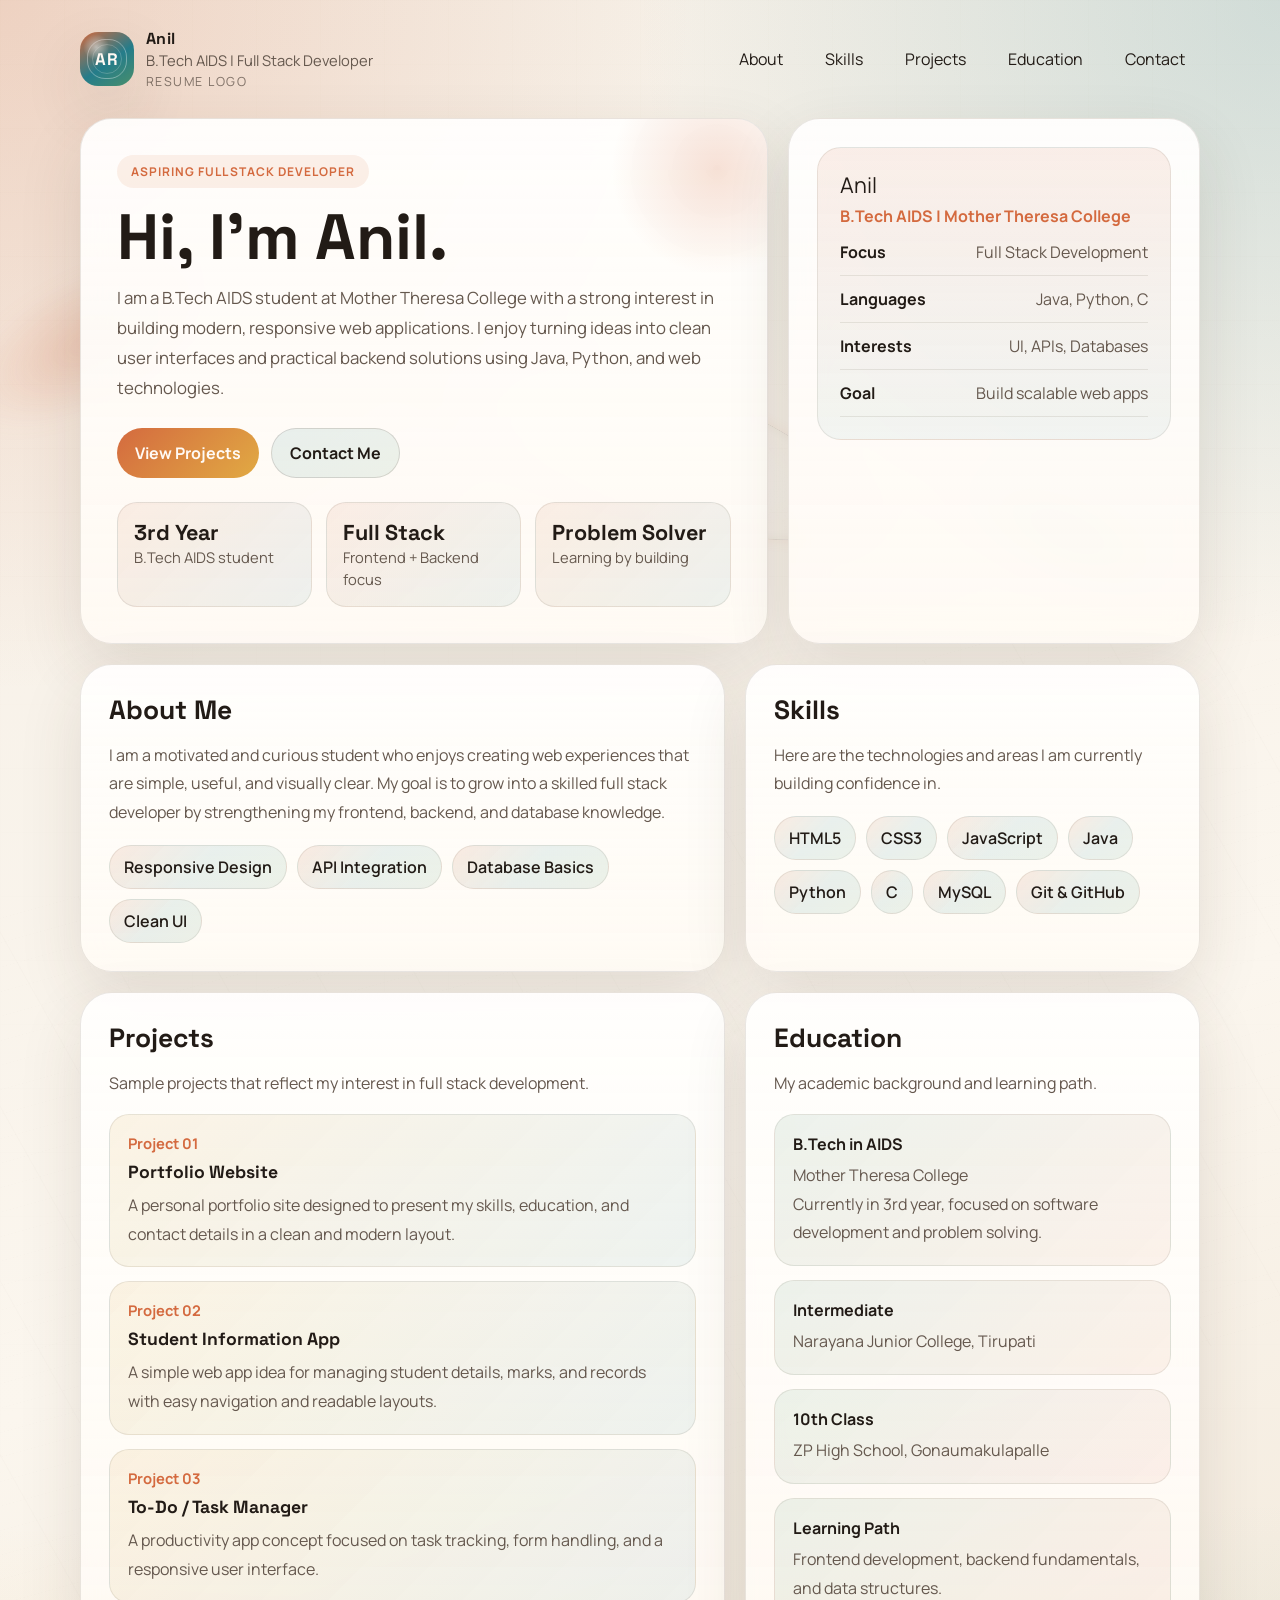
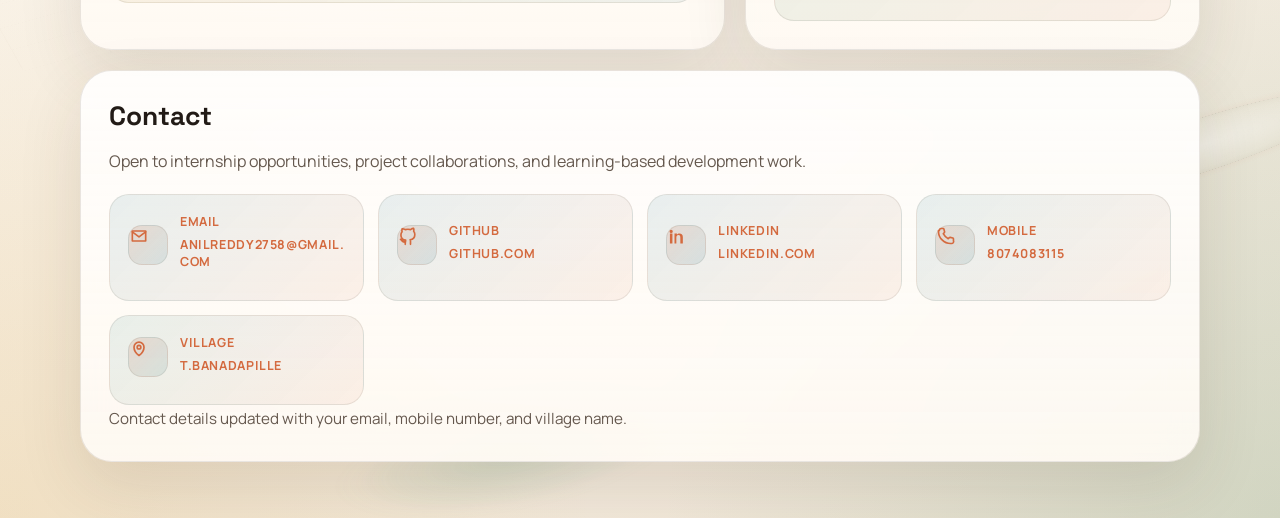
<file: index.html>
<!DOCTYPE html>
<html lang="en">
<head>
    <meta charset="UTF-8">
    <meta name="viewport" content="width=device-width, initial-scale=1.0">
    <title>Anil</title>

</head>
<body> 
    <meta name="description" content="Anil's portfolio - B.Tech AIDS student at Mother Theresa College and aspiring full stack developer.">
    <title>Anil | Full Stack Developer Portfolio</title>
    <link rel="preconnect" href="https://fonts.googleapis.com">
    <link rel="preconnect" href="https://fonts.gstatic.com" crossorigin>
    <link href="https://fonts.googleapis.com/css2?family=Manrope:wght@400;500;600;700;800&family=Space+Grotesk:wght@500;700&display=swap" rel="stylesheet">
    <style>
        :root {
            --bg: #f5efe6;
            --bg-soft: #efe4d4;
            --card: rgba(255, 252, 247, 0.82);
            --card-strong: #f2e5d3;
            --text: #221b16;
            --muted: #65584e;
            --accent: #d46a3f;
            --accent-2: #247c8a;
            --accent-3: #4a8f6b;
            --accent-4: #e1aa43;
            --border: rgba(74, 58, 46, 0.12);
            --shadow: 0 24px 64px rgba(69, 47, 29, 0.12);
        }

        * {
            box-sizing: border-box;
        }

        html {
            scroll-behavior: smooth;
        }

        body {
            margin: 0;
            font-family: "Manrope", sans-serif;
            color: var(--text);
            background:
                radial-gradient(circle at top left, rgba(212, 106, 63, 0.22), transparent 28%),
                radial-gradient(circle at top right, rgba(36, 124, 138, 0.18), transparent 26%),
                radial-gradient(circle at bottom left, rgba(225, 170, 67, 0.18), transparent 24%),
                radial-gradient(circle at bottom right, rgba(74, 143, 107, 0.18), transparent 25%),
                linear-gradient(160deg, var(--bg) 0%, #fbf6ee 55%, #efe4d4 100%);
            min-height: 100vh;
            overflow-x: hidden;
            perspective: 1500px;
            transform-style: preserve-3d;
        }

        .background-3d {
            position: fixed;
            inset: 0;
            pointer-events: none;
            z-index: 0;
            overflow: hidden;
            transform-style: preserve-3d;
        }

        .bg-orb,
        .bg-ring,
        .bg-grid {
            position: absolute;
            border-radius: 50%;
            will-change: transform, opacity;
        }

        .bg-orb {
            filter: blur(16px);
            opacity: 0.55;
            animation: orb-float 14s ease-in-out infinite;
        }

        .bg-orb.one {
            width: 260px;
            height: 260px;
            left: -40px;
            top: 10%;
            background: radial-gradient(circle, rgba(212, 106, 63, 0.42), rgba(212, 106, 63, 0.03) 70%, transparent 72%);
            animation-duration: 16s;
            transform: translateZ(-120px) rotateX(58deg) rotateY(-24deg);
        }

        .bg-orb.two {
            width: 220px;
            height: 220px;
            right: 8%;
            top: 20%;
            background: radial-gradient(circle, rgba(36, 124, 138, 0.35), rgba(36, 124, 138, 0.03) 68%, transparent 70%);
            animation-duration: 18s;
            animation-delay: -4s;
            transform: translateZ(160px) rotateX(66deg) rotateY(22deg);
        }

        .bg-orb.three {
            width: 300px;
            height: 300px;
            left: 28%;
            bottom: -90px;
            background: radial-gradient(circle, rgba(74, 143, 107, 0.32), rgba(74, 143, 107, 0.03) 72%, transparent 74%);
            animation-duration: 20s;
            animation-delay: -9s;
            transform: translateZ(40px) rotateX(72deg) rotateY(-10deg);
        }

        .bg-ring {
            border: 1px solid rgba(71, 54, 42, 0.14);
            background: radial-gradient(circle at center, rgba(255, 255, 255, 0.38), transparent 64%);
            box-shadow: 0 0 40px rgba(212, 106, 63, 0.08), inset 0 0 30px rgba(74, 58, 46, 0.05);
        }

        .bg-ring.one {
            width: 460px;
            height: 460px;
            left: 50%;
            top: 10%;
            margin-left: -230px;
            animation: ring-spin 24s linear infinite;
            transform: translateZ(-220px) rotateX(72deg) rotateY(18deg);
        }

        .bg-ring.two {
            width: 320px;
            height: 320px;
            right: -80px;
            bottom: 10%;
            animation: ring-spin 18s linear infinite reverse;
            transform: translateZ(120px) rotateX(80deg) rotateY(-18deg);
        }

        .bg-grid {
            width: 130%;
            height: 130%;
            left: -15%;
            top: -12%;
            border-radius: 36px;
            background-image:
                linear-gradient(rgba(87, 70, 53, 0.08) 1px, transparent 1px),
                linear-gradient(90deg, rgba(87, 70, 53, 0.08) 1px, transparent 1px);
            background-size: 88px 88px;
            transform: translateZ(-340px) rotateX(74deg) rotateY(-14deg) rotateZ(-8deg);
            opacity: 0.20;
            animation: grid-drift 28s linear infinite;
        }

        @keyframes orb-float {
            0%, 100% {
                transform: translate3d(0, 0, 0) rotateX(60deg) rotateY(-20deg) scale(1);
            }

            50% {
                transform: translate3d(0, -28px, 60px) rotateX(78deg) rotateY(30deg) scale(1.08);
            }
        }

        @keyframes ring-spin {
            from {
                transform: rotateX(72deg) rotateY(0deg) rotateZ(0deg);
            }

            to {
                transform: rotateX(72deg) rotateY(360deg) rotateZ(360deg);
            }
        }

        @keyframes grid-drift {
            from {
                background-position: 0 0, 0 0;
                transform: translateZ(-340px) rotateX(74deg) rotateY(-14deg) rotateZ(-8deg) translateY(0);
            }

            to {
                background-position: 88px 88px, -88px -88px;
                transform: translateZ(-340px) rotateX(74deg) rotateY(-14deg) rotateZ(-8deg) translateY(36px);
            }
        }

        @media (prefers-reduced-motion: reduce) {
            .bg-orb,
            .bg-ring,
            .bg-grid,
            body::before,
            .brand-mark,
            .hero-main::after,
            h1 {
                animation: none !important;
            }
        }

        body::before {
            content: "";
            position: fixed;
            inset: 0;
            pointer-events: none;
            background-image: linear-gradient(rgba(90, 66, 46, 0.03) 1px, transparent 1px), linear-gradient(90deg, rgba(90, 66, 46, 0.03) 1px, transparent 1px);
            background-size: 64px 64px;
            mask-image: linear-gradient(to bottom, rgba(0, 0, 0, 0.28), transparent 88%);
            animation: grid-shift 22s linear infinite;
        }

        @keyframes grid-shift {
            from {
                background-position: 0 0;
            }

            to {
                background-position: 56px 56px;
            }
        }

        @keyframes glow-pulse {
            0%,
            100% {
                transform: scale(1);
                opacity: 0.72;
            }

            50% {
                transform: scale(1.08);
                opacity: 1;
            }
        }

        @keyframes float-up {
            0%,
            100% {
                transform: translateY(0);
            }

            50% {
                transform: translateY(-6px);
            }
        }

        .page {
            width: min(1120px, calc(100% - 32px));
            margin: 0 auto;
            padding: 28px 0 56px;
            position: relative;
            z-index: 1;
        }

        .topbar {
            display: flex;
            align-items: center;
            justify-content: space-between;
            gap: 16px;
            margin-bottom: 28px;
        }

        .brand {
            display: inline-flex;
            align-items: center;
            gap: 12px;
            text-decoration: none;
            color: var(--text);
        }

        .brand-mark {
            width: 54px;
            height: 54px;
            border-radius: 18px;
            display: grid;
            place-items: center;
            background:
                radial-gradient(circle at 30% 28%, rgba(255, 255, 255, 0.50), transparent 24%),
                linear-gradient(145deg, #d46a3f 0%, #247c8a 55%, #4a8f6b 100%);
            color: #fff9f3;
            font-family: "Space Grotesk", sans-serif;
            font-weight: 800;
            font-size: 1.05rem;
            letter-spacing: 0.08em;
            box-shadow: var(--shadow);
            animation: glow-pulse 3.8s ease-in-out infinite;
            position: relative;
            isolation: isolate;
        }

        .brand-mark::before,
        .brand-mark::after {
            content: "";
            position: absolute;
            inset: 7px;
            border-radius: inherit;
            border: 1px solid rgba(255, 255, 255, 0.35);
        }

        .brand-mark::after {
            inset: 12px;
            border-color: rgba(255, 249, 243, 0.20);
        }

        .brand-text strong {
            display: block;
            font-family: "Space Grotesk", sans-serif;
            letter-spacing: 0.02em;
        }

        .brand-text span {
            color: var(--muted);
            font-size: 0.92rem;
        }

        .brand-text em {
            display: block;
            margin-top: 2px;
            color: rgba(101, 88, 78, 0.82);
            font-style: normal;
            font-size: 0.78rem;
            letter-spacing: 0.12em;
            text-transform: uppercase;
        }

        .nav {
            display: flex;
            flex-wrap: wrap;
            gap: 12px;
            justify-content: flex-end;
        }

        .nav a {
            color: var(--text);
            text-decoration: none;
            padding: 10px 14px;
            border: 1px solid transparent;
            border-radius: 999px;
            transition: 0.2s ease;
        }

        .nav a:hover {
            color: var(--text);
            border-color: var(--border);
            background: rgba(255, 255, 255, 0.62);
        }

        .hero {
            display: grid;
            grid-template-columns: 1.25fr 0.75fr;
            gap: 20px;
            align-items: stretch;
            margin-bottom: 20px;
        }

        .panel {
            background: linear-gradient(180deg, rgba(255, 255, 255, 0.72), rgba(255, 250, 243, 0.58)), var(--card);
            border: 1px solid var(--border);
            border-radius: 28px;
            box-shadow: var(--shadow);
            backdrop-filter: blur(16px);
        }

        .hero-main {
            padding: 36px;
            position: relative;
            overflow: hidden;
        }

        .hero-main::after {
            content: "";
            position: absolute;
            right: -60px;
            top: -60px;
            width: 220px;
            height: 220px;
            background: radial-gradient(circle, rgba(212, 106, 63, 0.20), transparent 68%);
            animation: glow-pulse 6s ease-in-out infinite;
        }

        .eyebrow {
            display: inline-flex;
            align-items: center;
            gap: 8px;
            padding: 8px 14px;
            border-radius: 999px;
            background: rgba(212, 106, 63, 0.10);
            color: var(--accent);
            font-weight: 700;
            letter-spacing: 0.08em;
            text-transform: uppercase;
            font-size: 0.75rem;
        }

        h1, h2, h3 {
            font-family: "Space Grotesk", sans-serif;
            margin: 0;
        }

        h1 {
            font-size: clamp(2.4rem, 5vw, 4.6rem);
            line-height: 0.98;
            margin: 18px 0 14px;
            max-width: 10ch;
        }

        .hero-copy {
            max-width: 62ch;
            color: var(--muted);
            font-size: 1.05rem;
            line-height: 1.8;
            margin: 0 0 24px;
        }

        .hero-actions {
            display: flex;
            flex-wrap: wrap;
            gap: 12px;
            margin-bottom: 24px;
        }

        .button {
            display: inline-flex;
            align-items: center;
            justify-content: center;
            gap: 10px;
            text-decoration: none;
            border-radius: 999px;
            padding: 13px 18px;
            font-weight: 700;
            transition: transform 0.2s ease, background 0.2s ease, border-color 0.2s ease;
        }

        .button:hover {
            transform: translateY(-2px);
        }

        .button.primary {
            color: #fffaf5;
            background: linear-gradient(135deg, var(--accent), var(--accent-4));
        }

        .button.secondary {
            color: var(--text);
            border: 1px solid rgba(74, 58, 46, 0.16);
            background: linear-gradient(135deg, rgba(36, 124, 138, 0.10), rgba(74, 143, 107, 0.10));
        }

        .hero-stats {
            display: grid;
            grid-template-columns: repeat(3, minmax(0, 1fr));
            gap: 14px;
        }

        .stat {
            padding: 16px;
            border-radius: 20px;
            background: linear-gradient(135deg, rgba(212, 106, 63, 0.10), rgba(36, 124, 138, 0.08));
            border: 1px solid rgba(74, 58, 46, 0.10);
        }

        .stat strong {
            display: block;
            font-size: 1.35rem;
            font-family: "Space Grotesk", sans-serif;
        }

        .stat span {
            color: var(--muted);
            font-size: 0.92rem;
        }

        .hero-side {
            padding: 28px;
            display: grid;
            gap: 16px;
            align-content: start;
        }

        .profile-card {
            padding: 22px;
            border-radius: 24px;
            background: linear-gradient(180deg, rgba(212, 106, 63, 0.10), rgba(36, 124, 138, 0.06));
            border: 1px solid rgba(74, 58, 46, 0.10);
        }

        .profile-name {
            font-size: 1.35rem;
            margin-bottom: 6px;
        }

        .profile-role {
            color: var(--accent);
            font-weight: 700;
            margin-bottom: 14px;
        }

        .profile-list {
            list-style: none;
            padding: 0;
            margin: 0;
            display: grid;
            gap: 12px;
        }

        .profile-list li {
            display: flex;
            justify-content: space-between;
            gap: 12px;
            padding-bottom: 12px;
            border-bottom: 1px solid rgba(74, 58, 46, 0.10);
            color: var(--muted);
        }

        .profile-list strong {
            color: var(--text);
        }

        .grid {
            display: grid;
            grid-template-columns: repeat(12, minmax(0, 1fr));
            gap: 20px;
            margin-top: 20px;
        }

        .section {
            padding: 28px;
        }

        .about {
            grid-column: span 7;
        }

        .skills {
            grid-column: span 5;
        }

        .projects {
            grid-column: span 7;
        }

        .education {
            grid-column: span 5;
        }

        .contact {
            grid-column: 1 / -1;
        }

        .section h2 {
            font-size: 1.65rem;
            margin-bottom: 14px;
        }

        .section p {
            color: var(--muted);
            line-height: 1.8;
            margin: 0;
        }

        .tag-list {
            list-style: none;
            padding: 0;
            margin: 18px 0 0;
            display: flex;
            flex-wrap: wrap;
            gap: 10px;
        }

        .tag-list li {
            padding: 10px 14px;
            border-radius: 999px;
            background: linear-gradient(135deg, rgba(212, 106, 63, 0.12), rgba(36, 124, 138, 0.10), rgba(74, 143, 107, 0.10));
            border: 1px solid rgba(74, 58, 46, 0.10);
            color: var(--text);
            font-weight: 600;
        }

        .project-list {
            display: grid;
            gap: 14px;
            margin-top: 16px;
        }

        .project {
            padding: 18px;
            border-radius: 20px;
            background: linear-gradient(135deg, rgba(225, 170, 67, 0.12), rgba(36, 124, 138, 0.08));
            border: 1px solid rgba(74, 58, 46, 0.10);
        }

        .project h3 {
            margin-bottom: 8px;
            font-size: 1.1rem;
        }

        .project span {
            display: block;
            color: var(--accent);
            font-size: 0.92rem;
            margin-bottom: 8px;
            font-weight: 700;
        }

        .timeline {
            display: grid;
            gap: 14px;
            margin-top: 16px;
        }

        .timeline-item {
            padding: 18px;
            border-radius: 20px;
            background: linear-gradient(135deg, rgba(74, 143, 107, 0.10), rgba(212, 106, 63, 0.08));
            border: 1px solid rgba(74, 58, 46, 0.10);
        }

        .timeline-item strong {
            display: block;
            margin-bottom: 6px;
            font-size: 1rem;
        }

        .contact-card {
            display: grid;
            grid-template-columns: repeat(4, minmax(0, 1fr));
            gap: 14px;
            margin-top: 18px;
        }

        .contact-item {
            padding: 18px;
            border-radius: 20px;
            background: linear-gradient(135deg, rgba(36, 124, 138, 0.10), rgba(212, 106, 63, 0.08));
            border: 1px solid rgba(74, 58, 46, 0.10);
        }

        .contact-link {
            display: flex;
            align-items: center;
            gap: 12px;
            color: var(--text);
            text-decoration: none;
            min-height: 100%;
        }

        .contact-link:hover .contact-link-value {
            text-decoration: underline;
        }

        .contact-icon {
            width: 40px;
            height: 40px;
            flex: 0 0 40px;
            border-radius: 14px;
            display: inline-grid;
            place-items: center;
            background: linear-gradient(135deg, rgba(212, 106, 63, 0.16), rgba(36, 124, 138, 0.12));
            border: 1px solid rgba(74, 58, 46, 0.10);
            color: var(--accent);
        }

        .contact-link-text {
            min-width: 0;
        }

        .contact-link-label {
            display: block;
            color: var(--accent);
            font-weight: 700;
            margin-bottom: 4px;
            text-transform: uppercase;
            letter-spacing: 0.05em;
            font-size: 0.78rem;
        }

        .contact-link-value {
            display: block;
            color: var(--text);
            text-decoration: none;
            word-break: break-word;
        }

        .contact-item span {
            display: block;
            color: var(--accent);
            font-weight: 700;
            margin-bottom: 6px;
            text-transform: uppercase;
            letter-spacing: 0.05em;
            font-size: 0.78rem;
        }

        .contact-item a,
        .contact-item p {
            color: var(--text);
            text-decoration: none;
            margin: 0;
            word-break: break-word;
        }

        .footer-note {
            margin-top: 18px;
            color: var(--muted);
            font-size: 0.95rem;
        }

        .hero-main,
        .hero-side,
        .section {
            border-radius: 32px;
        }

        @media (max-width: 960px) {
            .hero,
            .grid,
            .contact-card {
                grid-template-columns: 1fr;
            }

            .about,
            .skills,
            .projects,
            .education,
            .contact {
                grid-column: auto;
            }

            .topbar {
                flex-direction: column;
                align-items: flex-start;
            }

            .nav {
                justify-content: flex-start;
            }

            .hero-main,
            .section,
            .hero-side {
                padding: 24px;
            }

            .hero-stats {
                grid-template-columns: 1fr;
            }
        }

        @media (max-width: 560px) {
            .page {
                width: min(100% - 20px, 1120px);
                padding-top: 18px;
            }

            h1 {
                animation: float-up 7s ease-in-out infinite;
                font-size: 2.3rem;
            }

            .nav a,
            .button {
                width: 100%;
            }

            .hero-actions {
                flex-direction: column;
            }
        }

        @media (max-width: 960px) {
            .page {
                width: min(100% - 24px, 1120px);
            }
        }
    </style>
<body>
    <div class="background-3d" aria-hidden="true">
        <div class="bg-grid"></div>
        <div class="bg-ring one"></div>
        <div class="bg-ring two"></div>
        <div class="bg-orb one"></div>
        <div class="bg-orb two"></div>
        <div class="bg-orb three"></div>
    </div>
    <div class="page">
        <header class="topbar">
            <a class="brand" href="#home" aria-label="Anil portfolio home">
                <div class="brand-mark" aria-hidden="true">AR</div>
                <div class="brand-text">
                    <strong>Anil</strong>
                    <span>B.Tech AIDS | Full Stack Developer</span>
                    <em>Resume Logo</em>
                </div>
            </a>
            <nav class="nav" aria-label="Primary">
                <a href="#about">About</a>
                <a href="#skills">Skills</a>
                <a href="#projects">Projects</a>
                <a href="#education">Education</a>
                <a href="#contact">Contact</a>
            </nav>
        </header>

        <main id="home">
            <section class="hero">
                <article class="panel hero-main">
                    <span class="eyebrow">Aspiring Full Stack Developer</span>
                    <h1>Hi, I'm Anil.</h1>
                    <p class="hero-copy">
                        I am a B.Tech AIDS student at Mother Theresa College with a strong interest in building modern, responsive web applications.
                        I enjoy turning ideas into clean user interfaces and practical backend solutions using Java, Python, and web technologies.
                    </p>
                    <div class="hero-actions">
                        <a class="button primary" href="#projects">View Projects</a>
                        <a class="button secondary" href="#contact">Contact Me</a>
                    </div>
                    <div class="hero-stats">
                        <div class="stat">
                            <strong>3rd Year</strong>
                            <span>B.Tech AIDS student</span>
                        </div>
                        <div class="stat">
                            <strong>Full Stack</strong>
                            <span>Frontend + Backend focus</span>
                        </div>
                        <div class="stat">
                            <strong>Problem Solver</strong>
                            <span>Learning by building</span>
                        </div>
                    </div>
                </article>

                <aside class="panel hero-side">
                    <div class="profile-card">
                        <div class="profile-name">Anil</div>
                        <div class="profile-role">B.Tech AIDS | Mother Theresa College</div>
                        <ul class="profile-list">
                            <li><strong>Focus</strong><span>Full Stack Development</span></li>
                            <li><strong>Languages</strong><span>Java, Python, C</span></li>
                            <li><strong>Interests</strong><span>UI, APIs, Databases</span></li>
                            <li><strong>Goal</strong><span>Build scalable web apps</span></li>
                        </ul>
                    </div>
                </aside>
            </section>

            <section class="grid">
                <article id="about" class="panel section about">
                    <h2>About Me</h2>
                    <p>
                        I am a motivated and curious student who enjoys creating web experiences that are simple, useful, and visually clear.
                        My goal is to grow into a skilled full stack developer by strengthening my frontend, backend, and database knowledge.
                    </p>
                    <ul class="tag-list" aria-label="About highlights">
                        <li>Responsive Design</li>
                        <li>API Integration</li>
                        <li>Database Basics</li>
                        <li>Clean UI</li>
                    </ul>
                </article>

                <article id="skills" class="panel section skills">
                    <h2>Skills</h2>
                    <p>
                        Here are the technologies and areas I am currently building confidence in.
                    </p>
                    <ul class="tag-list" aria-label="Skills list">
                        <li>HTML5</li>
                        <li>CSS3</li>
                        <li>JavaScript</li>
                        <li>Java</li>
                        <li>Python</li>
                        <li>C</li>
                        <li>MySQL</li>
                        <li>Git & GitHub</li>
                    </ul>
                </article>

                <article id="projects" class="panel section projects">
                    <h2>Projects</h2>
                    <p>
                        Sample projects that reflect my interest in full stack development.
                    </p>
                    <div class="project-list">
                        <div class="project">
                            <span>Project 01</span>
                            <h3>Portfolio Website</h3>
                            <p>A personal portfolio site designed to present my skills, education, and contact details in a clean and modern layout.</p>
                        </div>
                        <div class="project">
                            <span>Project 02</span>
                            <h3>Student Information App</h3>
                            <p>A simple web app idea for managing student details, marks, and records with easy navigation and readable layouts.</p>
                        </div>
                        <div class="project">
                            <span>Project 03</span>
                            <h3>To-Do / Task Manager</h3>
                            <p>A productivity app concept focused on task tracking, form handling, and a responsive user interface.</p>
                        </div>
                    </div>
                </article>

                <article id="education" class="panel section education">
                    <h2>Education</h2>
                    <p>
                        My academic background and learning path.
                    </p>
                    <div class="timeline">
                        <div class="timeline-item">
                            <strong>B.Tech in AIDS</strong>
                            <p>Mother Theresa College</p>
                            <p>Currently in 3rd year, focused on software development and problem solving.</p>
                        </div>
                        <div class="timeline-item">
                            <strong>Intermediate</strong>
                            <p>Narayana Junior College, Tirupati</p>
                        </div>
                        <div class="timeline-item">
                            <strong>10th Class</strong>
                            <p>ZP High School, Gonaumakulapalle</p>
                        </div>
                        <div class="timeline-item">
                            <strong>Learning Path</strong>
                            <p>Frontend development, backend fundamentals, and data structures.</p>
                        </div>
                    </div>
                </article>

                <article id="contact" class="panel section contact">
                    <h2>Contact</h2>
                    <p>
                        Open to internship opportunities, project collaborations, and learning-based development work.
                    </p>
                    <div class="contact-card">
                        <div class="contact-item">
                            <a class="contact-link" href="mailto:anilreddy2758@gmail.com">
                                <span class="contact-icon" aria-hidden="true">
                                    <svg viewBox="0 0 24 24" width="20" height="20" fill="none" stroke="currentColor" stroke-width="2" stroke-linecap="round" stroke-linejoin="round">
                                        <path d="M4 6h16v12H4z"></path>
                                        <path d="m4 7 8 6 8-6"></path>
                                    </svg>
                                </span>
                                <span class="contact-link-text">
                                    <span class="contact-link-label">Email</span>
                                    <span class="contact-link-value">anilreddy2758@gmail.com</span>
                                </span>
                            </a>
                        </div>
                        <div class="contact-item">
                            <a class="contact-link" href="https://github.com/" target="_blank" rel="noreferrer">
                                <span class="contact-icon" aria-hidden="true">
                                    <svg viewBox="0 0 24 24" width="20" height="20" fill="none" stroke="currentColor" stroke-width="2" stroke-linecap="round" stroke-linejoin="round">
                                        <path d="M9 19c-4.5 1.5-4.5-2.5-6-3"></path>
                                        <path d="M15 22v-3.5c0-1 .1-1.4-.5-2 2.8-.3 5.7-1.4 5.7-6.3 0-1.4-.5-2.7-1.4-3.8.1-.3.6-1.7-.1-3.5 0 0-1.1-.3-3.6 1.4a12.4 12.4 0 0 0-6.5 0C6.1 3.1 5 3.4 5 3.4c-.7 1.8-.2 3.2-.1 3.5-.9 1.1-1.4 2.4-1.4 3.8 0 4.9 2.9 6 5.7 6.3-.4.4-.5.9-.5 1.7V22"></path>
                                        <path d="M9 18c-4 1-4-2-5-2"></path>
                                    </svg>
                                </span>
                                <span class="contact-link-text">
                                    <span class="contact-link-label">GitHub</span>
                                    <span class="contact-link-value">github.com</span>
                                </span>
                            </a>
                        </div>
                        <div class="contact-item">
                            <a class="contact-link" href="https://www.linkedin.com/feed/" target="_blank" rel="noreferrer">
                                <span class="contact-icon" aria-hidden="true">
                                    <svg viewBox="0 0 24 24" width="20" height="20" fill="currentColor" aria-hidden="true">
                                        <path d="M6.94 6.5A1.94 1.94 0 1 1 3.06 6.5a1.94 1.94 0 0 1 3.88 0ZM3.5 9h3V21h-3V9Zm5.5 0h2.88v1.64h.04c.4-.76 1.38-1.56 2.84-1.56C17.8 9.08 19 10.7 19 13.2V21h-3v-6.65c0-1.58-.03-3.62-2.21-3.62-2.22 0-2.56 1.73-2.56 3.51V21H9V9Z"></path>
                                    </svg>
                                </span>
                                <span class="contact-link-text">
                                    <span class="contact-link-label">LinkedIn</span>
                                    <span class="contact-link-value">linkedin.com</span>
                                </span>
                            </a>
                        </div>
                        <div class="contact-item">
                            <a class="contact-link" href="tel:8074083115">
                                <span class="contact-icon" aria-hidden="true">
                                    <svg viewBox="0 0 24 24" width="20" height="20" fill="none" stroke="currentColor" stroke-width="2" stroke-linecap="round" stroke-linejoin="round">
                                        <path d="M4 5.5A2.5 2.5 0 0 1 6.5 3h2a1 1 0 0 1 1 .76l.8 3.2a1 1 0 0 1-.27.95L8.7 9.26a13.5 13.5 0 0 0 5.98 5.98l1.35-1.33a1 1 0 0 1 .95-.27l3.2.8a1 1 0 0 1 .76 1v2A2.5 2.5 0 0 1 18.5 21h-1C9.7 21 3 14.3 3 6.5v-1Z"></path>
                                    </svg>
                                </span>
                                <span class="contact-link-text">
                                    <span class="contact-link-label">Mobile</span>
                                    <span class="contact-link-value">8074083115</span>
                                </span>
                            </a>
                        </div>
                        <div class="contact-item">
                            <div class="contact-link">
                                <span class="contact-icon" aria-hidden="true">
                                    <svg viewBox="0 0 24 24" width="20" height="20" fill="none" stroke="currentColor" stroke-width="2" stroke-linecap="round" stroke-linejoin="round">
                                        <path d="M12 21s6-4.35 6-10a6 6 0 1 0-12 0c0 5.65 6 10 6 10Z"></path>
                                        <circle cx="12" cy="11" r="2.2"></circle>
                                    </svg>
                                </span>
                                <span class="contact-link-text">
                                    <span class="contact-link-label">Village</span>
                                    <span class="contact-link-value">T.Banadapille</span>
                                </span>
                            </div>
                        </div>
                    </div>
                    <p class="footer-note">
                        Contact details updated with your email, mobile number, and village name.
                    </p>
                </article>
            </section>
        </main>
    </div>
</file>
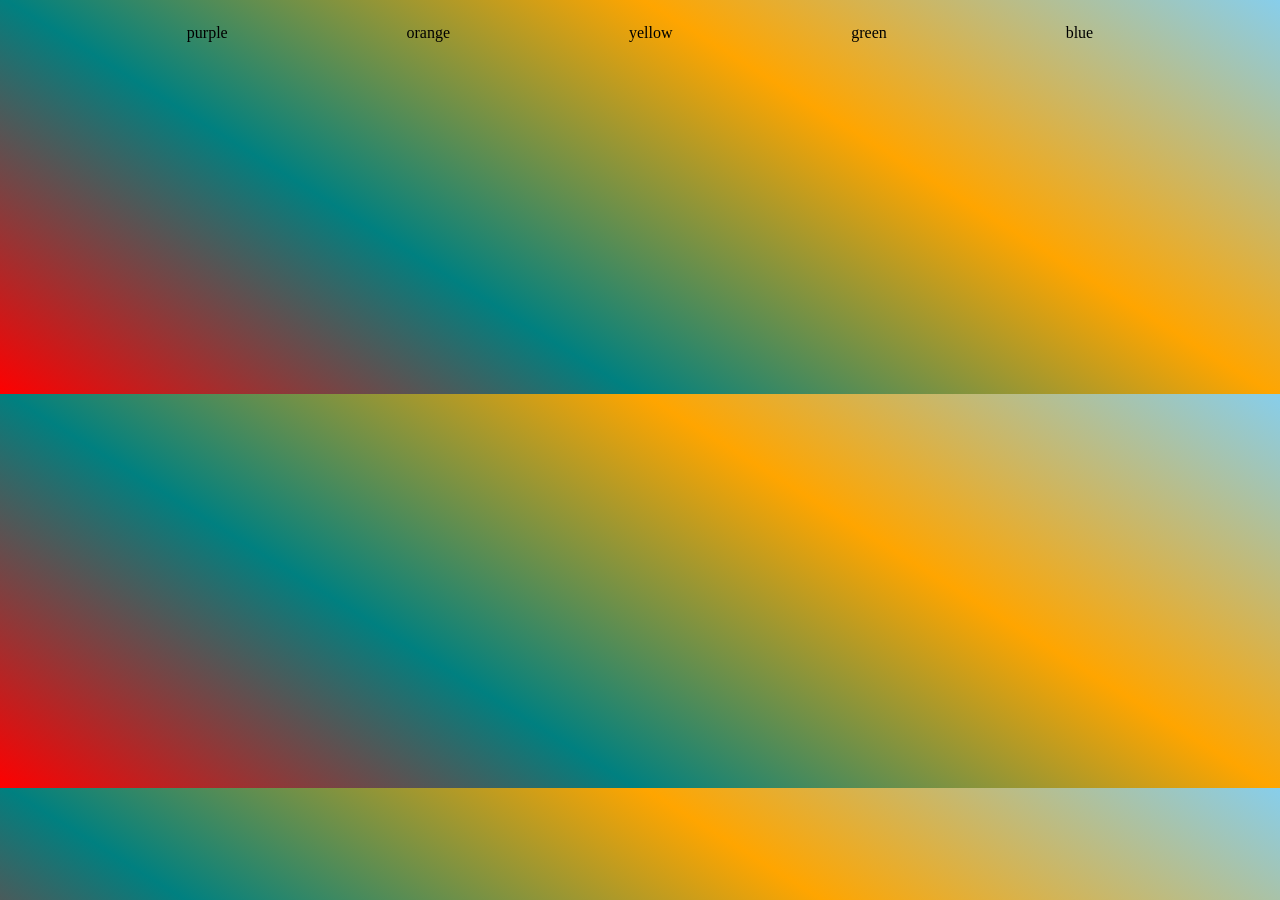
<file: Blank.html>
<!DOCTYPE html>
<html lang="en">
<head>
    <meta charset="UTF-8">
    <meta name="viewport" content="width=device-width, initial-scale=2.0">
    <title>Document</title>
    <link rel="stylesheet" href="Gradient.css">
</head>
<body>

        <p>
            blue
        </p>
        <p>
            green
        </p>
        <p>
            yellow
        </p>
        <p>
            orange
        </p>
        <p>
            purple
        </p>
    
    
</body>
</html>
</file>
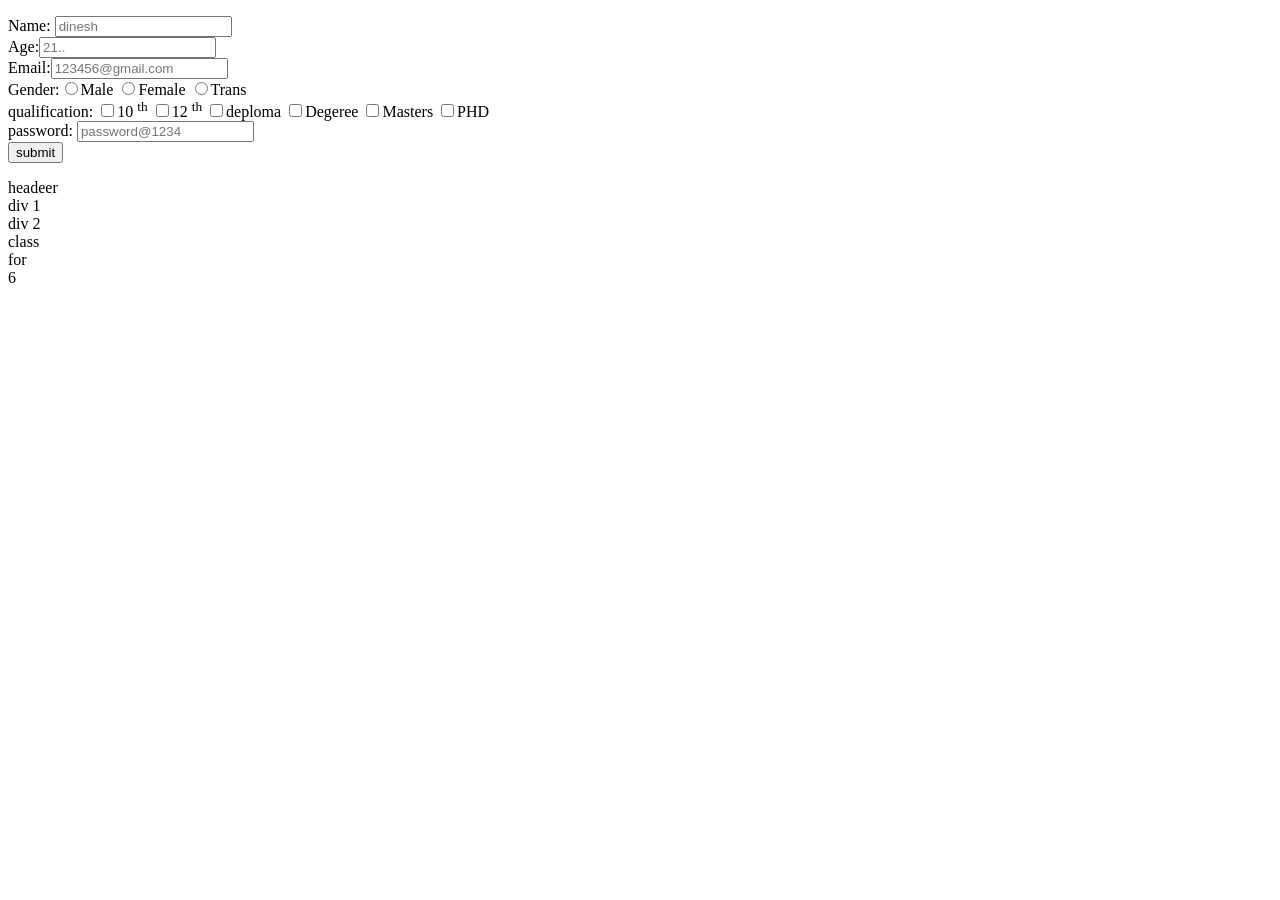
<file: form.html>
<!DOCTYPE html>
<html lang="en">
<head>
    <meta charset="UTF-8">
    <meta name="viewport" content="width=device-width, initial-scale=1.0">
    <title>Document</title>
</head>
<body>
    <form action="">
        <p>
            Name: <input type="text" placeholder="dinesh"> <br>
            Age:<input type="text" placeholder="21.."> <br>
            Email:<input type="text" placeholder="123456@gmail.com"> <br>
            Gender:<input type="radio" name=gender id="1">Male
            <input type="radio" name=gender id="2">Female
            <input type="radio" name=gender id="3">Trans <br>

            qualification: <input type="checkbox" name="qualification" id="1">10 <sup>th</sup>
            <input type="checkbox" name="qualification" id="2">12 <sup>th</sup>
            <input type="checkbox" name="qualification" id="3">deploma
            <input type="checkbox" name="qualification" id="4">Degeree
            <input type="checkbox" name="qualification" id="5">Masters
            <input type="checkbox" name="qualification" id="6">PHD <br>

            password: <input type="password" placeholder="password@1234"><br>
            <button type="submit">submit</button>

        </p>
    </form>
    <header>headeer</header>
    <div id="1">div 1</div>
    <div id="2">div 2</div>
    <div class="cse">class</div>
    <div for="name">for</div>
    <footer>6</footer>
</body>
</html>
</file>
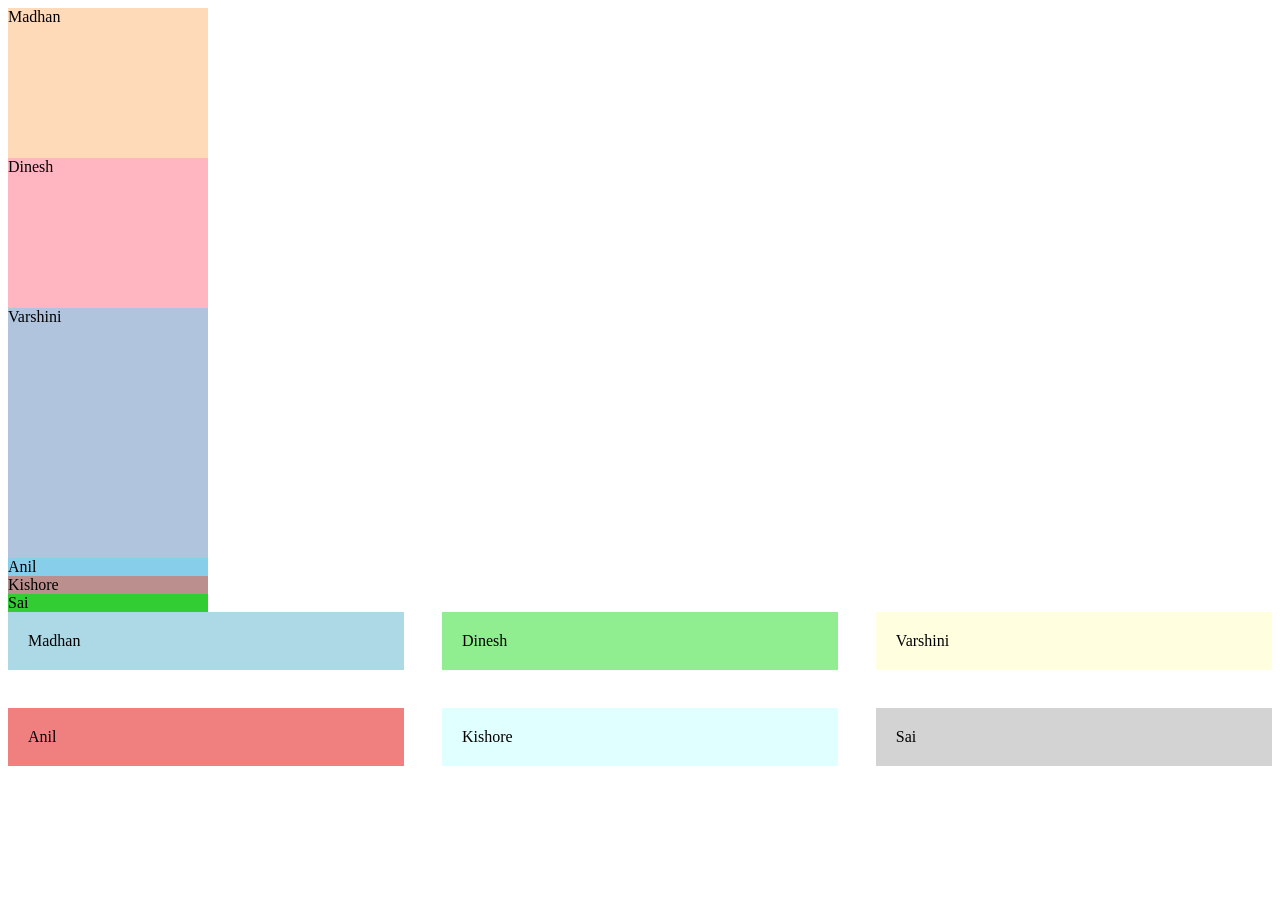
<file: Grid.html>
<!DOCTYPE html>
<html lang="en">
<head>
    <meta charset="UTF-8">
    <meta name="viewport" content="width=device-width, initial-scale=1.0">
    <title>Grid</title>
    <link rel="stylesheet" href="grid.css">
</head>
<body>
    <data class="friends">
        <p1>Madhan</p1>
        <p2>Dinesh</p2>
        <p3>Varshini</p3>
        <p4>Anil</p4>
        <p5>Kishore</p5>
        <p6>Sai</p6>
    </data>

    <div class="grid">
        <div class="item1">Madhan</div>
        <div class="item2">Dinesh</div>
        <div class="item3">Varshini</div>
        <div class="item4">Anil</div>
        <div class="item5">Kishore</div>
        <div class="item6">Sai</div>
    </div>
    
</body>
</html>
</file>
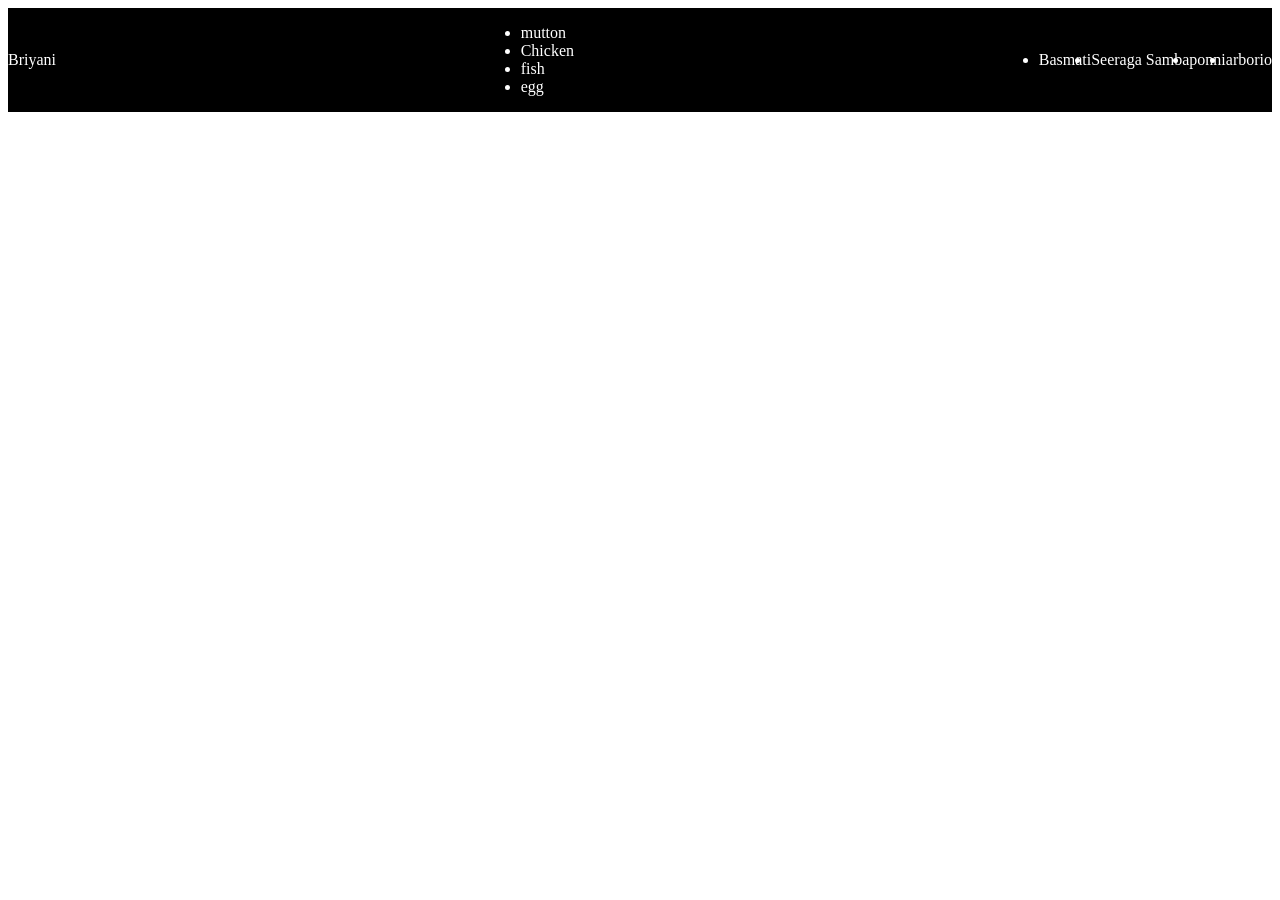
<file: Navigation_Bar.html>
<!DOCTYPE html>
<html lang="en">
<head>
    <meta charset="UTF-8">
    <meta name="viewport" content="width=device-width, initial-scale=1.0">
    <title>Document</title>
    <link rel="stylesheet" href="flex.css">
</head>
<body>
    <nav>
        <div>
            Briyani
        </div>
        <ul class="meat">
            <li>mutton</li>
            <li>Chicken</li>
            <li>fish</li>
            <li>egg</li>
        </ul>
        <ul class="rice">
            <li>Basmati</li>
            <li>Seeraga Samba</li>
            <li>ponni</li>
            <li>arborio</li>
        </ul>
    </nav>
</body>
</html>
</file>
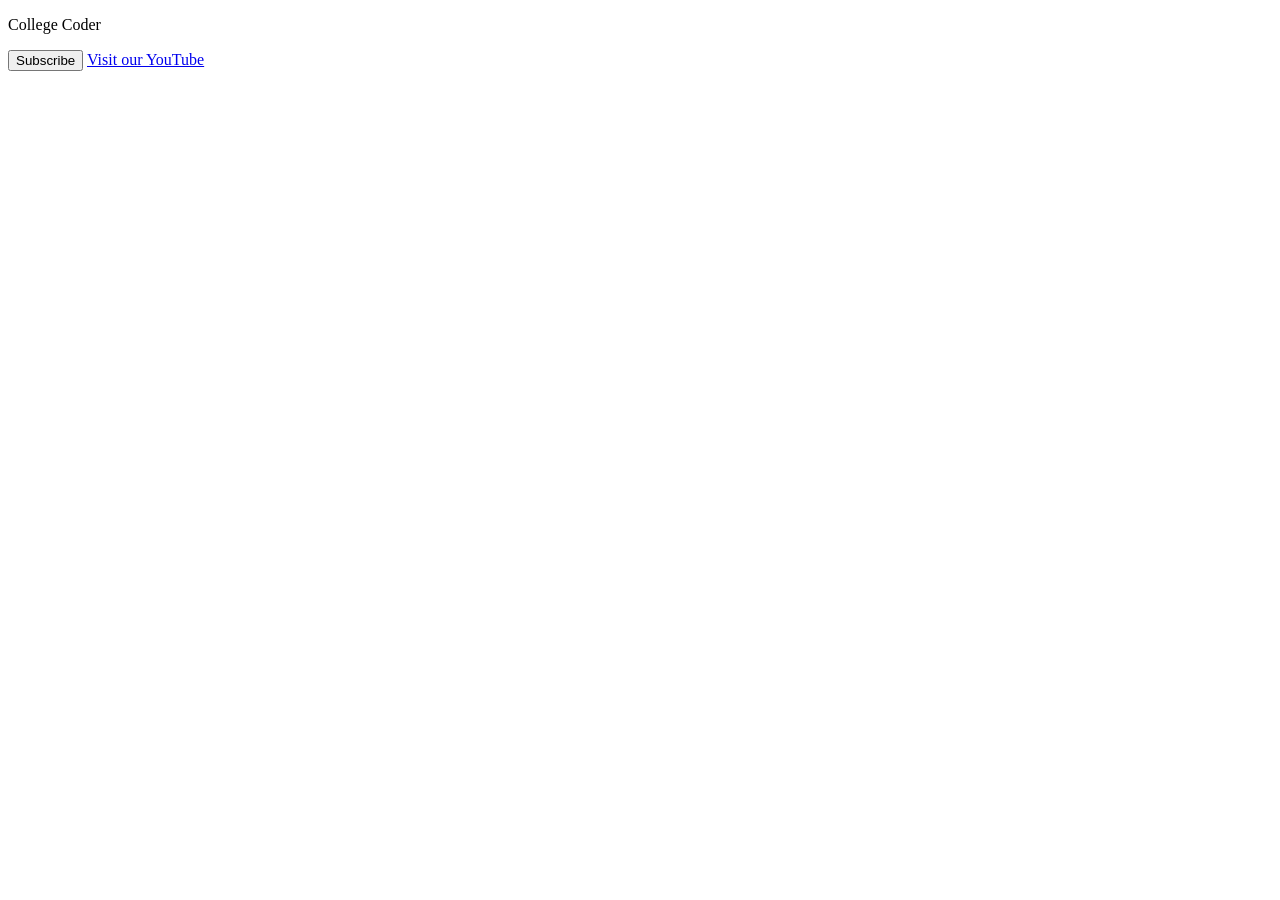
<file: website.html>
<!DOCTYPE html>
<html lang="en">
<head>
    <meta charset="UTF-8">
    <meta name="viewport" content="width=device-width, initial-scale=1.0">
    <title>Document</title>
</head>
<body>
    <p>
        College Coder
    </p>
    <button>
        Subscribe
    </button>
    <a href="https://www.youtube.com/" target="_blank">
        Visit our YouTube 
    </a>
</body>
</html>
</file>
<file: Gradient.css>
body{
    height:10cm;
    background:linear-gradient(32deg,red,teal,orange,skyblue);
}
body{
    display:flex;
    flex-direction:row-reverse;
    justify-content:space-evenly;
    flex-wrap:wrap;

}
</file>
<file: grid.css>
.friends{
    display: grid;
    grid-template-columns: 200px 1fr;
    grid-template-rows: 150px 150px 250px;
}
p1{
    grid-column: 1 / 2;
    background-color: peachpuff;
}
p2{
    grid-column: 1 / 2;
    background-color: lightpink;
}
p3{
    grid-column: 1 / 2;
    background-color: lightsteelblue;
}
p4{
    grid-column: 1 / 2;
    background-color: skyblue;
}
p5{
    grid-column: 1 / 2;
    background-color:rosybrown;
}
p6{
    grid-column: 1 / 2;
    background-color: limegreen;
}
.grid{
    display: grid;
    grid-template-columns: repeat(3, 1fr);
    gap: 1cm;
}
.item1{
    background-color: lightblue;
    padding: 20px;
}
.item2{
    background-color: lightgreen;
    padding: 20px;
}
.item3{
    background-color: lightyellow;
    padding: 20px;
}
.item4{
    background-color: lightcoral;
    padding: 20px;
}
.item5{
    background-color: lightcyan;
    padding: 20px;
}
.item6{
    background-color: lightgray;
    padding: 20px;
}
</file>
<file: flex.css>
nav{
    display: flex;
    justify-content: space-between;
    align-items: center;
    background-color: black;
    color: white;
}
ul{
    display: flex;
    list-style: 1cm;
}
.meat{
    display: flex;
    flex-direction: column;

}
</file>
